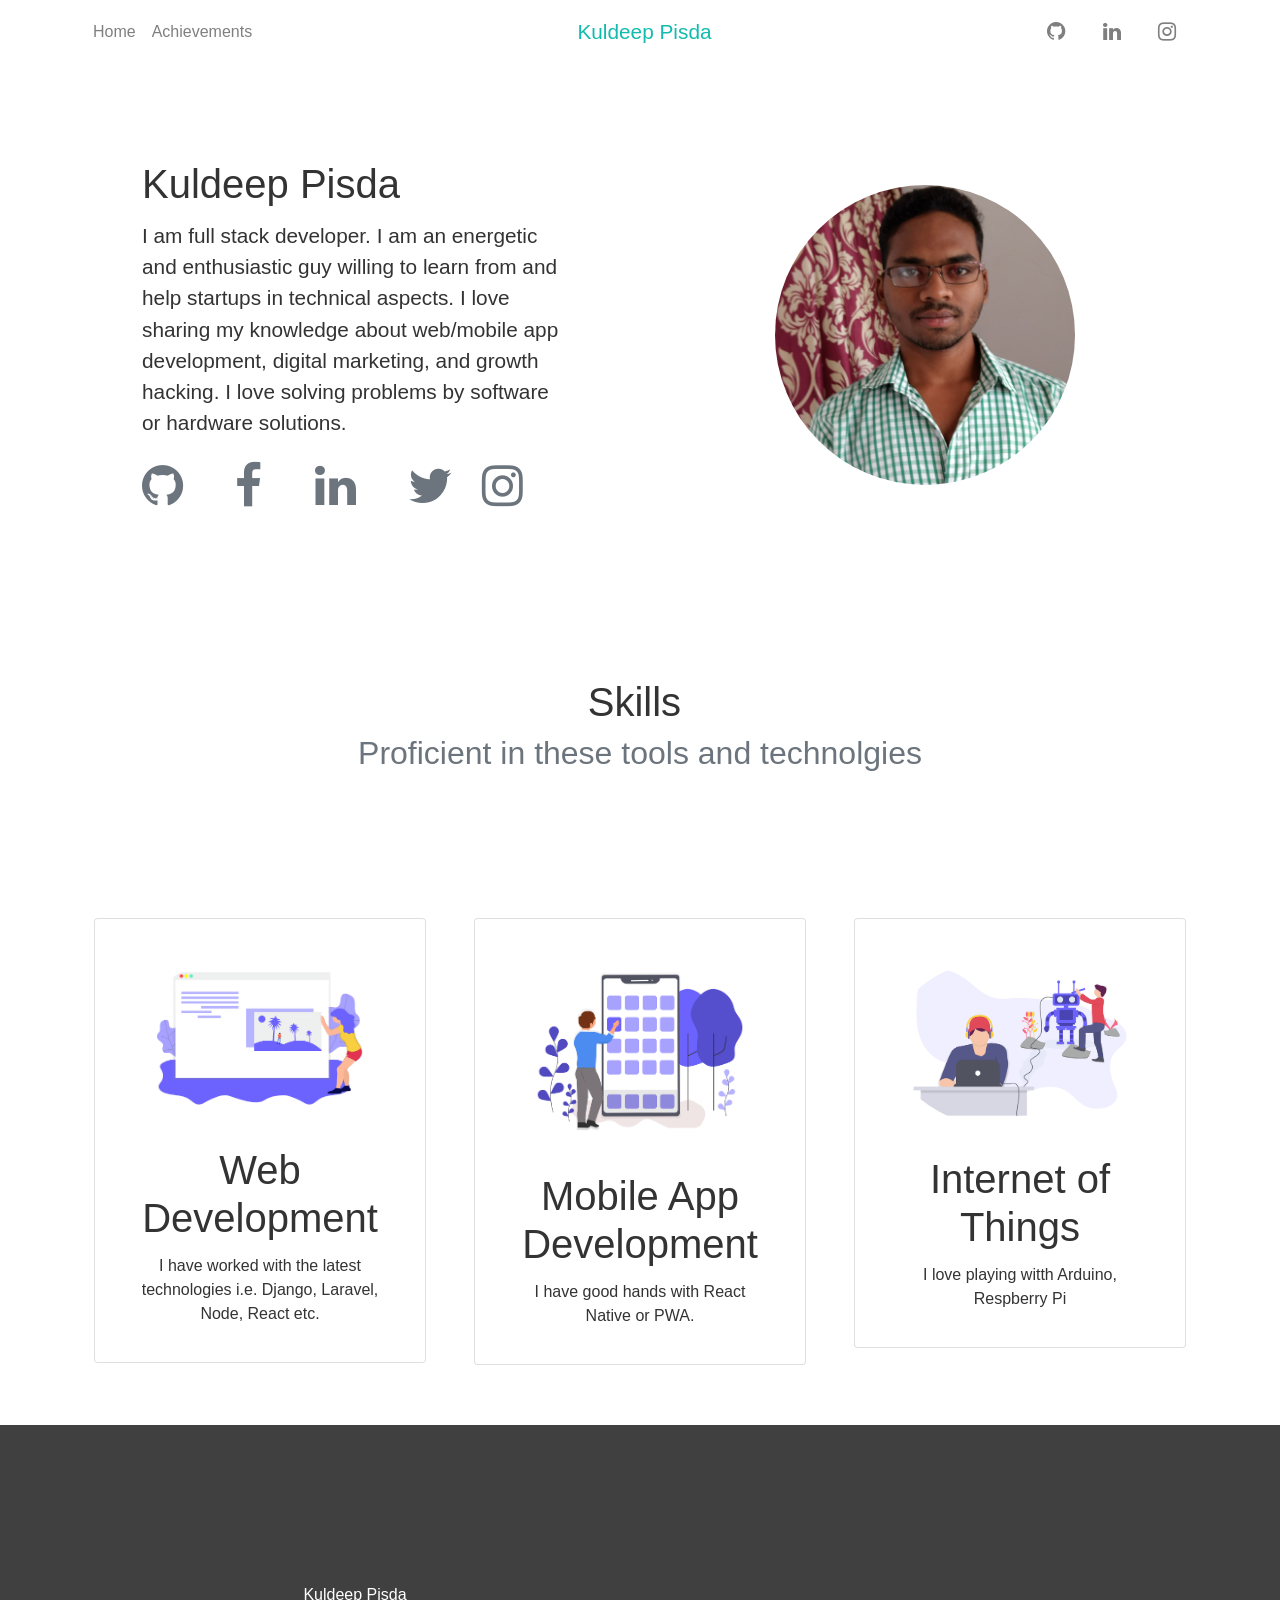
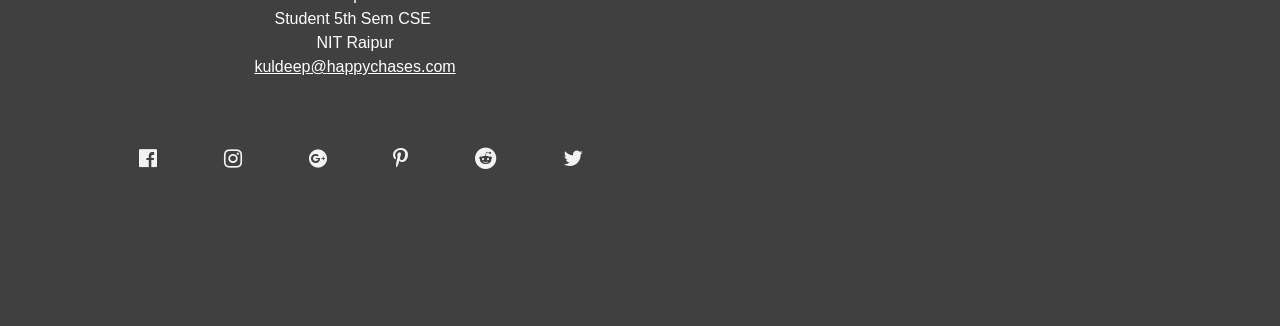
<file: index.html>
<!DOCTYPE html>
<html>

<head>
  <meta charset="utf-8">
  <meta name="viewport" content="width=device-width, initial-scale=1">
  <link rel="stylesheet" href="https://cdnjs.cloudflare.com/ajax/libs/font-awesome/4.7.0/css/font-awesome.min.css" type="text/css">
  <link rel="stylesheet" href="css/theme.css" type="text/css">
  <title>Kuldeep Pisda | Official Website</title>
  <meta name="description" content="Kuldeep is a full stack developer. He is an energetic and enthusiastic guy willing to learn from and help startups in technical aspects. He loves sharing my knowledge about web/mobile app development, digital marketing, and growth hacking. He loves solving problems by software or hardware solutions.">
  <meta name="keywords" content="Kuldeep, Pisda, Kuldeep Pisda">
</head>

<body>
  <nav class="navbar navbar-expand-lg navbar-light">
    <div class="container"> <button class="navbar-toggler navbar-toggler-right border-0 p-0" type="button" data-toggle="collapse" data-target="#navbar8">
        <p class="navbar-brand text-primary mb-0">
          <i class="fa d-inline fa-lg fa-stop-circle"></i> BRAND </p>
      </button>
      <div class="collapse navbar-collapse" id="navbar8">
        <ul class="navbar-nav mr-auto">
          <li class="nav-item"> <a class="nav-link" href="http://kdpisda.me">Home</a> </li>
          <li class="nav-item"> <a class="nav-link" href="pages/achievements.html">Achievements</a> </li>
        </ul>
        <p class="text-primary d-none d-md-block lead mb-0">Kuldeep Pisda</p>
        <ul class="navbar-nav ml-auto">
          <li class="nav-item mx-1"> <a class="nav-link" href="https://github.com/kdpisda">
              <i class="fa fa-github fa-fw fa-lg"></i>
            </a> </li>
          <li class="nav-item mx-1"> <a class="nav-link" href="https://www.linkedin.com/in/kuldeep-pisda/">
              <i class="fa fa-linkedin fa-fw fa-lg"></i>
            </a> </li>
          <li class="nav-item mx-1"> <a class="nav-link" href="https://instagram.com/kdpisda">
              <i class="fa fa-instagram fa-fw fa-lg"></i>
            </a> </li>
        </ul>
        <script type='text/javascript' src='https://ko-fi.com/widgets/widget_2.js'></script><script type='text/javascript'>kofiwidget2.init('Support Me on Ko-fi', '#46b798', 'S6S6WB94');kofiwidget2.draw();</script> 
      </div>
    </div>
  </nav>
  <div class="py-5">
    <div class="container">
      <div class="row">
        <div class="px-md-5 p-3 col-md-6 d-flex flex-column align-items-start justify-content-center">
          <h1>Kuldeep Pisda</h1>
          <p class="mb-3 lead">I am full stack developer. I am an energetic and enthusiastic guy willing to learn from and help startups in technical aspects. I love sharing my knowledge about web/mobile app development, digital marketing, and growth hacking. I love solving problems by software or hardware solutions.</p>
          <div class="row">
            <div class="col-md-12">
              <a href="https://github.com/kdpisda">
                <i class="fa fa-github fa-3x mr-3 text-muted d-inline"></i>
              </a>
              <a href="https://www.facebook.com/kdpisda">
                <i class="fa fa-facebook  fa-3x mx-3 text-muted d-inline"></i>
              </a>
              <a href="https://www.linkedin.com/in/kuldeep-pisda/">
                <i class="fa fa-linkedin  fa-3x mx-3 text-muted d-inline"></i>
              </a>
              <a href="https://twitter.com/kdpisda">
                <i class="fa fa-twitter  fa-3x ml-3 text-muted d-inline"></i>
              </a>
              <a href="https://instagram.com/kdpisda">
                <i class="fa fa-instagram  fa-3x ml-3 text-muted d-inline"></i>
              </a>
            </div>
          </div>
        </div>
        <div class="col-md-6 justify-content-center align-items-center d-flex"><img class="img-fluid d-block rounded-circle" src="images/kdpisda-min.jpg" width="300"></div>
      </div>
    </div>
  </div>
  <div class="py-5">
    <div class="container">
      <div class="row">
        <div class="col-md-12">
          <h1 class="text-center" contenteditable="true"><b>Skills</b>&nbsp;<small class="text-muted"><br>Proficient in these tools and technolgies</small></h1>
        </div>
      </div>
    </div>
  </div>
  <div class="py-4 text-center">
    <div class="container">
      <div class="row">
        <div class="col-lg-4 p-3">
          <div class="card">
            <div class="card-body p-4"> <img class="img-fluid d-block mb-3 mx-auto rounded-circle" src="images/undraw_website_setup_5hr2.png" width="2000">
              <h1>Web Development</h1>
              <p class="mb-0">I have worked with the latest technologies i.e. Django, Laravel, Node, React etc.</p>
            </div>
          </div>
        </div>
        <div class="col-lg-4 p-3 col-md-6">
          <div class="card">
            <div class="card-body p-4"> <img class="img-fluid d-block mb-3 mx-auto rounded-circle" src="images/undraw_mobile_apps_4wgf.png" width="2000">
              <h1>Mobile App Development</h1>
              <p class="mb-0">I have good hands with React Native or PWA.</p>
            </div>
          </div>
        </div>
        <div class="col-lg-4 p-3 col-md-6">
          <div class="card">
            <div class="card-body p-4"> <img class="img-fluid d-block mb-3 mx-auto rounded-circle" src="images/undraw_firmware_mf69.png" width="2000">
              <h1>Internet of Things</h1>
              <p class="mb-0">I love playing witth Arduino, Respberry Pi</p>
            </div>
          </div>
        </div>
      </div>
    </div>
  </div>
  <div class="py-5 text-white" style="background-image: linear-gradient(to bottom, rgba(0, 0, 0, .75), rgba(0, 0, 0, .75)), url(https://static.pingendo.com/cover-bubble-dark.svg);  background-position: center center, center center;  background-size: cover, cover;  background-repeat: repeat, repeat;">
    <div class="container">
      <div class="row">
        <div class="col-md-6 text-center align-self-center p-4">
          <p class="mb-5">Kuldeep Pisda<br>Student 5th Sem CSE&nbsp;<br>NIT Raipur<br><u>kuldeep@happychases.com</u></p>
          <div class="row">
            <div class="col-md-12 d-flex align-items-center justify-content-around"> <a href="#">
                <i class="d-block fa fa-facebook-official text-light fa-lg mx-2"></i>
              </a> <a href="#">
                <i class="d-block fa fa-instagram text-light fa-lg mx-2"></i>
              </a> <a href="#">
                <i class="d-block fa fa-google-plus-official text-light fa-lg mx-2"></i>
              </a> <a href="#">
                <i class="d-block fa fa-pinterest-p text-light fa-lg mx-2"></i>
              </a> <a href="#">
                <i class="d-block fa fa-reddit text-light fa-lg mx-2"></i>
              </a> <a href="#">
                <i class="d-block fa fa-twitter text-light fa-lg ml-2"></i>
              </a> </div>
          </div>
        </div>
        <div class="col-md-6 p-0" style=""> <iframe width="100%" height="350" src="https://www.google.com/maps/embed?pb=!1m18!1m12!1m3!1d3718.548956964595!2d81.60284041432216!3d21.249727185575306!2m3!1f0!2f0!3f0!3m2!1i1024!2i768!4f13.1!3m3!1m2!1s0x3a28dde213f66723%3A0x21543965c50c43c7!2sNational+Institute+of+Technology%2C+Raipur!5e0!3m2!1sen!2sin!4v1544109981975" scrolling="no" frameborder="0"></iframe></div>
      </div>
    </div>
  </div>
  <script src="https://code.jquery.com/jquery-3.3.1.slim.min.js" integrity="sha384-q8i/X+965DzO0rT7abK41JStQIAqVgRVzpbzo5smXKp4YfRvH+8abtTE1Pi6jizo" crossorigin="anonymous"></script>
  <script src="https://cdnjs.cloudflare.com/ajax/libs/popper.js/1.14.3/umd/popper.min.js" integrity="sha384-ZMP7rVo3mIykV+2+9J3UJ46jBk0WLaUAdn689aCwoqbBJiSnjAK/l8WvCWPIPm49" crossorigin="anonymous"></script>
  <script src="https://stackpath.bootstrapcdn.com/bootstrap/4.1.3/js/bootstrap.min.js" integrity="sha384-ChfqqxuZUCnJSK3+MXmPNIyE6ZbWh2IMqE241rYiqJxyMiZ6OW/JmZQ5stwEULTy" crossorigin="anonymous"></script>
  <script src="//code.tidio.co/ahu0fj0qtpbzffh52bc4jrjolddibkef.js"></script>
</body>

</html>
</file>
